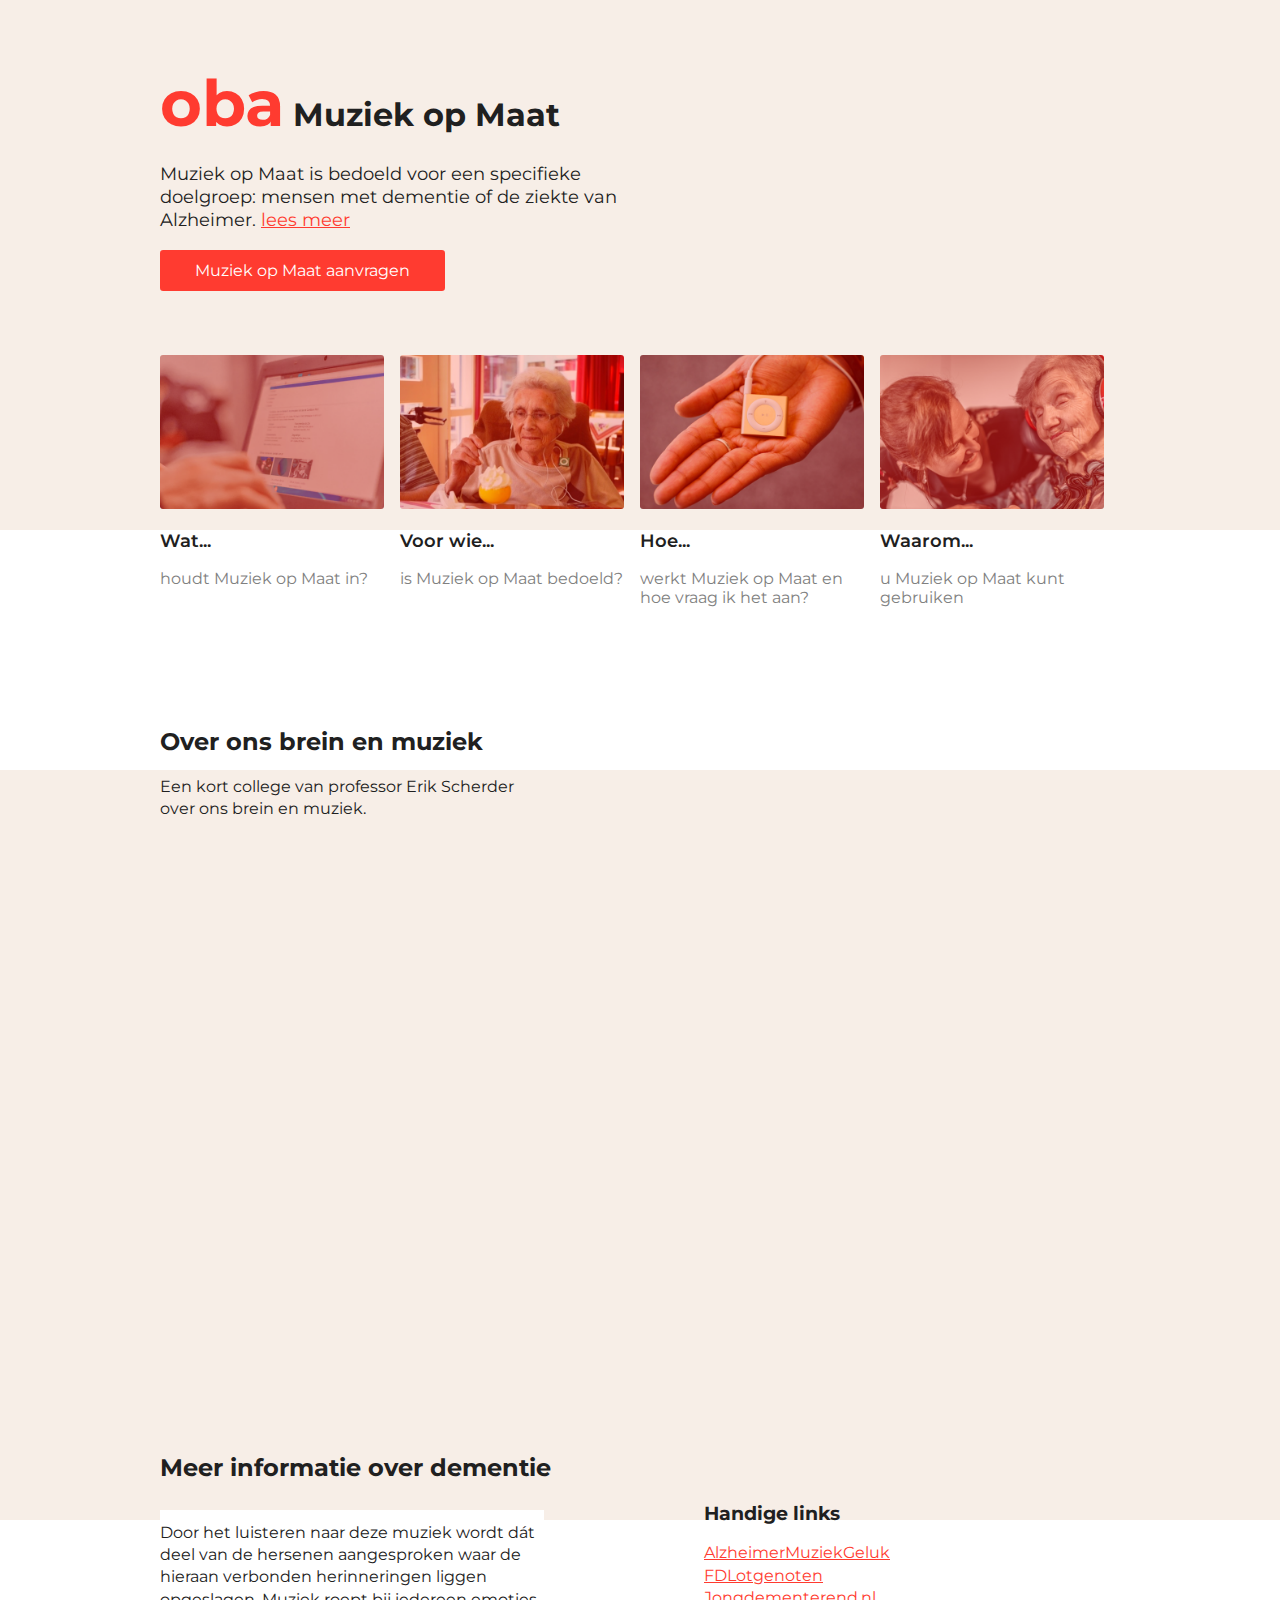
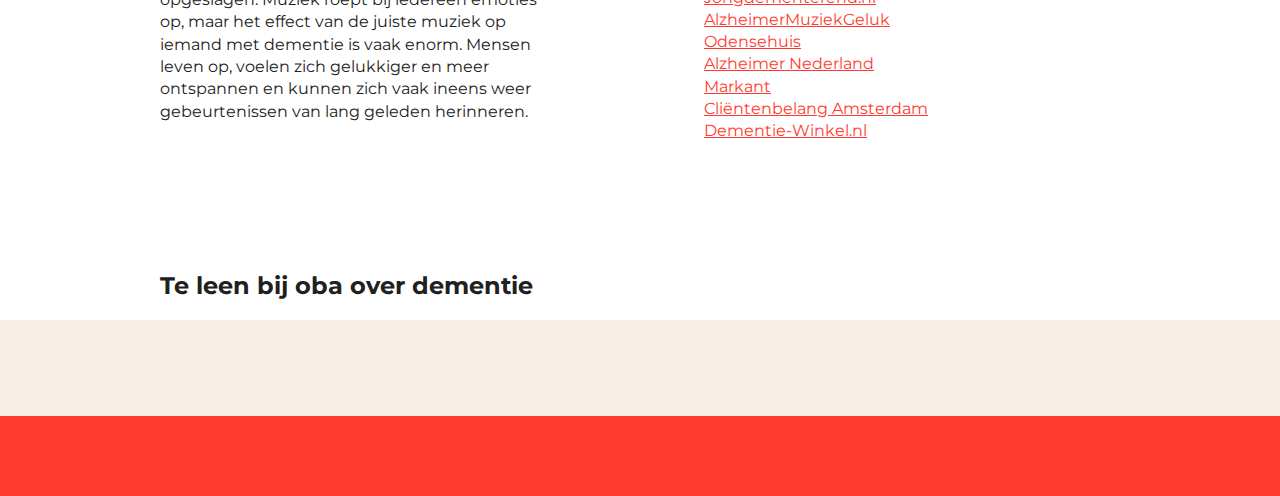
<file: index.html>
<!DOCTYPE html>
<html>
  <head>
    <meta charset="utf-8" />
    <link
      href="https://fonts.googleapis.com/css?family=Montserrat:400,700,800,900"
      rel="stylesheet"
    />
    <link rel="stylesheet" href="src/css/styles.css" />
    <script src="./src/js/index.js" type="module"></script>
    <title>OBA Muziek op Maat</title>
  </head>
  <body>
    <h1><span>oba</span> Muziek op Maat</h1>
    <p class="first">
      Muziek op Maat is bedoeld voor een specifieke doelgroep: mensen met
      dementie of de ziekte van Alzheimer. <a href="#">lees meer</a>
    </p>

    <a class="button" href="music.html"
      ><button type="button" name="button">Muziek op Maat aanvragen</button></a
    >
    <section class="moreinfo">
      <h2>Meer info</h2>
      <div class="article">
        <img src="src/css/wat.png" alt="" />
        <h3>Wat...</h3>
        <p>houdt Muziek op Maat in?</p>
      </div>
      <div class="article">
        <img src="src/css/voorwie.png" alt="" />
        <h3>Voor wie...</h3>
        <p>is Muziek op Maat bedoeld?</p>
      </div>
      <div class="article">
        <img src="src/css/hoe.png" alt="" />
        <h3>Hoe...</h3>
        <p>werkt Muziek op Maat en hoe vraag ik het aan?</p>
      </div>
      <div class="article">
        <img src="src/css/waarom.png" alt="" />
        <h3>Waarom...</h3>
        <p>u Muziek op Maat kunt gebruiken</p>
      </div>
      <div class="rec"></div>
    </section>

    <section class="video">
      <h2>Over ons brein en muziek</h2>
      <p>
        Een kort college van professor Erik Scherder over ons brein en muziek.
      </p>
      <iframe
        width="100%"
        height="500px"
        src="https://www.youtube.com/embed/lWrooD_t9KU"
        frameborder="0"
        allow="accelerometer; autoplay; encrypted-media; gyroscope; picture-in-picture"
        allowfullscreen
      ></iframe>
    </section>

    <section class="info">
      <h2>Meer informatie over dementie</h2>
      <div class="">
        <p>
          Door het luisteren naar deze muziek wordt dát deel van de hersenen
          aangesproken waar de hieraan verbonden herinneringen liggen
          opgeslagen. Muziek roept bij iedereen emoties op, maar het effect van
          de juiste muziek op iemand met dementie is vaak enorm. Mensen leven
          op, voelen zich gelukkiger en meer ontspannen en kunnen zich vaak
          ineens weer gebeurtenissen van lang geleden herinneren.
        </p>
        <div class="">
          <h3>Handige links</h3>
          <a href="#">AlzheimerMuziekGeluk</a> <a href="#">FDLotgenoten</a>
          <a href="#">Jongdementerend.nl</a>
          <a href="#">AlzheimerMuziekGeluk</a> <a href="#">Odensehuis</a>
          <a href="#">Alzheimer Nederland</a> <a href="#">Markant</a
          ><a href="#">Cliëntenbelang Amsterdam</a
          ><a href="#">Dementie-Winkel.nl</a>
        </div>
      </div>
      <div class="rec"></div>
    </section>

    <section class="books">
      <h2>Te leen bij oba over dementie</h2>
      <ul id="books"></ul>
    </section>

    <footer>
      <!-- <a href="#">www.oba.nl</a> -->
      <div class="rec"></div>
    </footer>

    <script src="src/js/script.js" type="module"></script>
  </body>
</html>
</file>
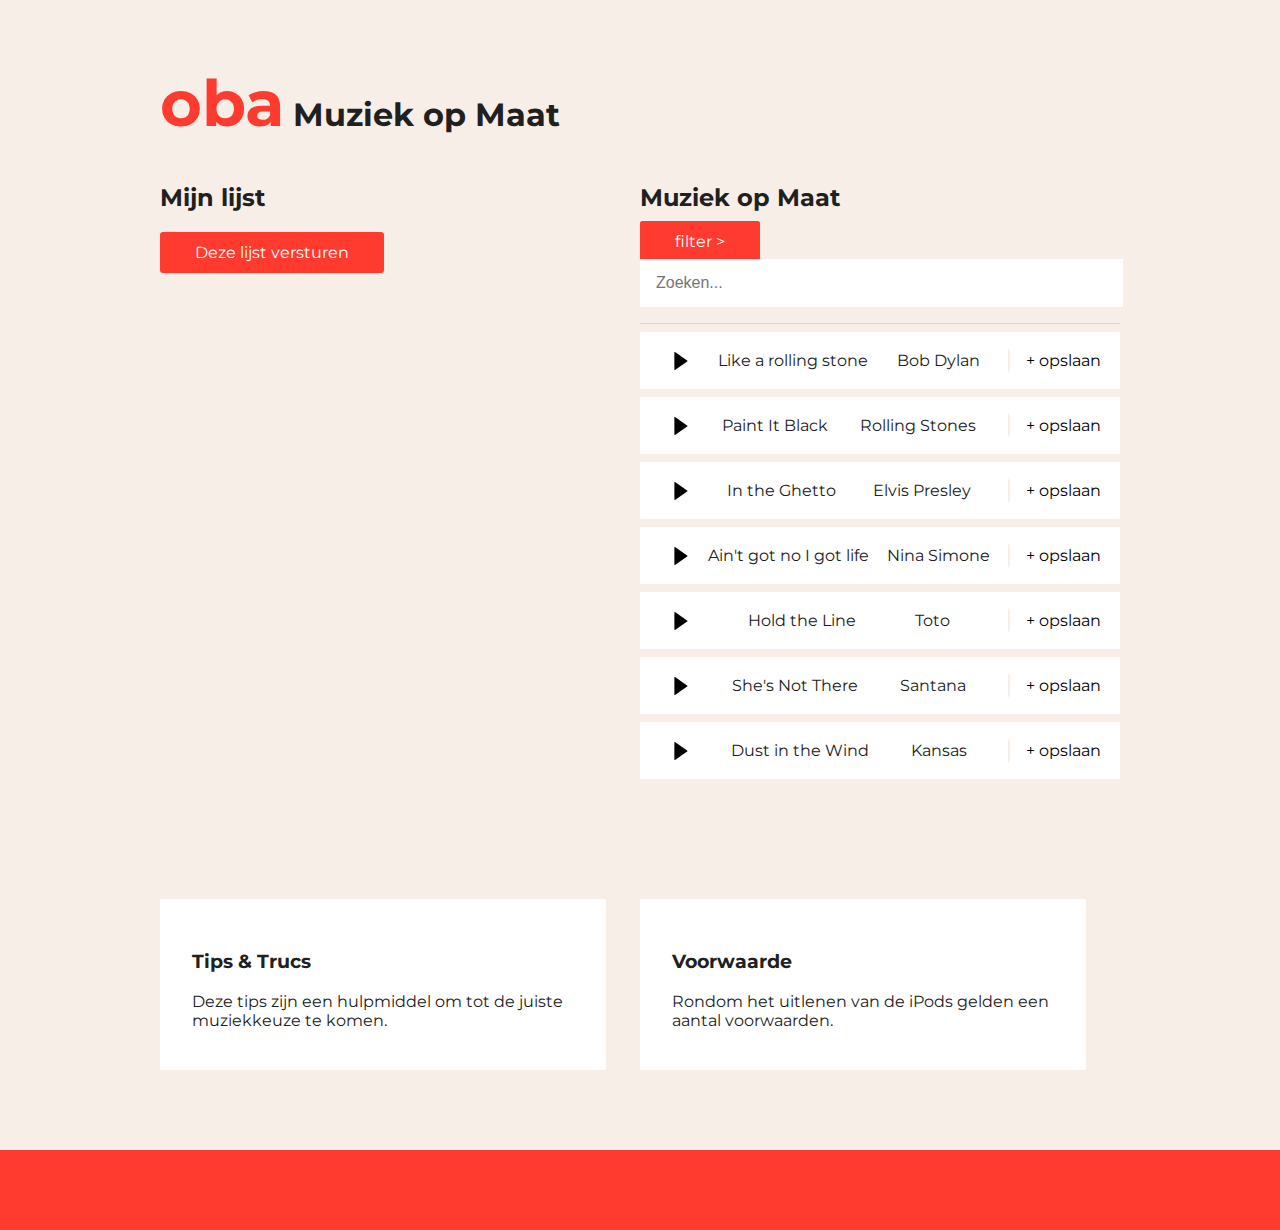
<file: music.html>
<!DOCTYPE html>
<html>
  <head>
    <meta charset="utf-8" />
    <link
      href="https://fonts.googleapis.com/css?family=Montserrat:400,700,800,900"
      rel="stylesheet"
    />
    <link rel="stylesheet" href="src/css/styles.css" />
    <script src="./src/js/index.js" type="module"></script>
    <title>OBA Muziek op Maat</title>
  </head>
  <body>
    <h1><span>oba</span> Muziek op Maat</h1>

    <div class="layout">
      <section id="savedlist">
        <h2>Mijn lijst</h2>
        <section id="list"></section>
        <button>Deze lijst versturen</button>
      </section>
      <section id="musiclist">
        <h2>Muziek op Maat</h2>

        <section>
          <div class="category">
            <input type="checkbox" name="filter" value="" id="filter" />
            <label id="forfilter" for="filter">
              <!-- <button class="fitlerhover">filter ></button>filter -->
              filter >
            </label>

            <div class="filter">
              <label>Geboortejaar:</label>

              <select id="date">
                <option value="1985">1985</option>
                <option value="1984">1984</option>
                <option value="1983">1983</option>
                <option value="1982">1982</option>
                <option value="1981">1981</option>
                <option value="1980">1980</option>
                <option value="1979">1979</option>
                <option value="1978">1978</option>
                <option value="1977">1977</option>
                <option value="1976">1976</option>
                <option value="1975">1975</option>
                <option value="1974">1974</option>
                <option value="1973">1973</option>
                <option value="1972">1972</option>
                <option value="1971">1971</option>
                <option value="1970">1970</option>
                <option value="1969">1969</option>
                <option value="1968">1968</option>
                <option value="1967">1967</option>
                <option value="1966">1966</option>
                <option value="1965">1965</option>
                <option value="1964">1964</option>
                <option value="1963">1963</option>
                <option value="1962">1962</option>
                <option value="1961">1961</option>
                <option value="1960">1960</option>
                <option value="1959">1959</option>
                <option value="1958">1958</option>
                <option value="1957">1957</option>
                <option value="1956">1956</option>
                <option value="1955">1955</option>
                <option value="1954">1954</option>
                <option value="1953">1953</option>
                <option value="1952">1952</option>
                <option value="1951">1951</option>
                <option value="1950">1950</option>
                <option value="1949">1949</option>
                <option value="1948">1948</option>
                <option value="1947">1947</option>
                <option value="1946">1946</option>
                <option value="1945">1945</option>
                <option value="1944">1944</option>
                <option value="1943">1943</option>
                <option value="1942">1942</option>
                <option value="1941">1941</option>
                <option value="1940">1940</option>
                <option value="1939">1939</option>
                <option value="1938">1938</option>
                <option value="1937">1937</option>
                <option value="1936">1936</option>
                <option value="1935">1935</option>
                <option value="1934">1934</option>
                <option value="1933">1933</option>
                <option value="1932">1932</option>
                <option value="1931">1931</option>
                <option value="1930">1930</option>
                <option value="1929">1929</option>
                <option value="1928">1928</option>
                <option value="1927">1927</option>
                <option value="1926">1926</option>
                <option value="1925">1925</option>
                <option value="1924">1924</option>
                <option value="1923">1923</option>
                <option value="1922">1922</option>
                <option value="1921">1921</option>
                <option value="1920">1920</option>
              </select>

              <button id="id-checkbox" type="submit">
                Zoeken op geboortejaar
              </button>
              <span
                >*Door te zoeken op geboortejaar worden de nummers geselecteerd
                uit de jaren rondom het 20ste levensjaar
              </span>
            </div>
          </div>
          <input id="search" type="text" placeholder="Zoeken..." />
        </section>
        <div id="music"></div>
      </section>
    </div>
    <div class="footer">
      <section>
        <h3>Tips & Trucs</h3>
        <p>
          Deze tips zijn een hulpmiddel om tot de juiste muziekkeuze te komen.
        </p>
      </section>
      <section>
        <h3>Voorwaarde</h3>
        <p>Rondom het uitlenen van de iPods gelden een aantal voorwaarden.</p>
      </section>
    </div>
    <!-- <section id="sectionMusic"></section> -->

    <footer>
      <!-- <a href="#">www.oba.nl</a> -->
      <div class="rec"></div>
    </footer>

    <script src="src/js/script.js" type="module"></script>
  </body>
</html>
</file>
<file: src/css/styles.css>
body {
  background-color: #f7eee7;
  font-family: "Montserrat", sans-serif;
  color: #202020;
  max-width: 60em;
  margin: 3em auto;
}

a {
  color: #ff3b30;
}

h1 {
  font-weight: 700;
  margin-top: 2em;
}

h1 > span {
  font-size: 2em;
  color: #ff3b30;
}

button {
  text-decoration: none;
  font-size: 1em;
  color: white;
  text-align: center;
  font-family: "Montserrat", sans-serif;
  padding: 0.5em 2em;
  border-radius: 0.2em;
  background-color: #ff3b30;
  border: 3px solid #ff3b30;
}

.category div:first-of-type {
  padding-top: 1em;
}

div p {
  background-color: white;
  padding: 1em 1em;
  display: flex;
  justify-content: space-between;
  align-items: center;
  margin-block-end: 0.5em;
  margin-block-start: 0.5em;
}

.filter {
  display: flex;
  justify-content: space-between;
  align-items: baseline;
}

#id-checkbox {
  /* margin-right: 9em; */
}
.filter button {
  font-size: 1em;
  padding: 0.2em 1em;
  /* padding: 0; */
}

.addnumber,
.remove {
  background-color: white;
  border: 3px solid white;
  color: black;
  border-left: 2px solid #f7eee7;
  padding-left: 1em;
  padding-right: 0;
}

.added {
  visibility: hidden;
}

.added::after {
  display: inline-block;
  visibility: visible;
  content: "v";
  content: url(tick2.svg);
  width: 30px;
  height: 10px;
  pointer-events: none;
}

.addnumber:hover,
.remove:hover {
  color: #ff3b30;
}

#search[type="text"] {
  color: #202020;
  font-size: 1em;
  border: none;
  display: inline-block;
  padding: 0.5em 1em;
  width: 94%;
  height: 2em;
}

#search {
  margin: 0.5em 0 1em 0;
  width: 95%;
}

#id-checkbox:hover {
  background-color: #f9cbac;
  border-color: #f9cbac;
  color: #202020;
}

select {
  padding: 0.5em 1em;
  height: 2em;
  width: 7em;
  border: none;
  font-size: 1em;
}

#music {
  border-top: 1px solid #f9cbac;
}

/*  */

.moreinfo {
  display: flex;
  max-width: 100%;
  margin-top: 4em;
}

.info a {
  padding-bottom: 0.2em;
}

.info a:hover {
  color: #f9cbac;
}

.moreinfo h2 {
  display: none;
}

.moreinfo h3 {
  font-size: 1.1em;
  font-weight: 600;
}
.moreinfo img {
  max-width: 100%;
  border-radius: 3px;
}

.moreinfo p {
  padding: 0;
  color: grey;
  font-size: 1em;
}
.moreinfo div {
  padding-right: 1em;
}

.moreinfo {
  /* background-color: white;
  width: 100%; */
}

button {
  transition: all 0.2s ease-in-out;
}

button:hover {
  background-color: #f9cbac;
  border-color: #f9cbac;
  color: #ff3b30;
  transform: scale(1.05);
}

.moreinfo .rec {
  background-color: white;
  width: 100em;
  height: 15em;
  padding: 0;
  position: absolute;
  left: -30px;
  bottom: 130px;
  z-index: -1;
}

.article {
  transition: all 0.2s ease-in-out;
}

.article:hover {
  transform: scale(1.05);
}

.first {
  max-width: 50%;
  font-size: 1.1em;
  line-height: 1.3em;
}

.video,
.info {
  margin-top: 7em;
}

.video p,
.info p {
  max-width: 40%;
  line-height: 1.4em;
}

.info .rec {
  background-color: white;
  width: 100em;
  height: 25em;
  padding: 0;
  position: absolute;
  left: -30px;
  bottom: -1020px;
  z-index: -1;
}

.info > div {
  display: flex;
  justify-content: flex-start;
}

.info p {
  padding: 0;
  margin-right: 10em;
}

.info h3 {
  margin-top: 0;
}

.info a {
  display: block;
}

.books {
  margin-top: 8em;
}

#books ul {
  list-style-type: none;
  padding: 0;
  padding-left: 0;
  margin-top: 3em;
}

#books {
  display: flex;
  width: 300%;
  padding: 0;
  max-width: 10%;
}

#books div {
  margin-right: 1em;
}

#books p {
  background-color: #f7eee7;
  padding: 0;
  font-weight: 700;
}

#books a {
  text-decoration: none;
  color: #202020;
}

footer .rec {
  background-color: #ff3b30;
  width: 100em;
  height: 5em;
  padding: 0;
  margin-top: 5em;
  position: absolute;
  left: -30px;
  /* bottom: -1600px; */
  z-index: -1;
}

footer a {
  color: white;
}

#books .format {
  background-color: #ff3b30;
  width: 100%;
  display: inline;
  color: white;
  font-weight: 100;
  font-size: 0.9em;
  border-radius: 3px;
  padding: 0.5em 1em;
}

#savedlist,
#musiclist {
  width: 90%;
}

.layout {
  display: flex;
  justify-content: space-between;
}

#list {
  background-color: white;
  margin-right: 2em;
}

.filter {
  display: none;
}

/* .fitlerhover:active ~ .filter {
  display: block;
} */

input[type="checkbox"]:checked ~ .filter {
  display: block;
}

#forfilter {
  text-decoration: none;
  font-size: 1em;
  color: white;
  text-align: center;
  padding: 0.5em 2em;
  border-radius: 0.2em;
  background-color: #ff3b30;
  border: 3px solid #ff3b30;
}

input[type="checkbox"] {
  display: none;
}

.footer section {
  background-color: white;
  padding: 2em;
  width: 40%;
  margin-top: 7em;
  margin-right: 2.1em;
}

.footer section p {
  padding: 0;
}

.footer {
  display: flex;
  justify-content: flex-flex-start;
}

.playbutton {
  max-width: 4%;
  padding-left: 1em;
}
</file>
